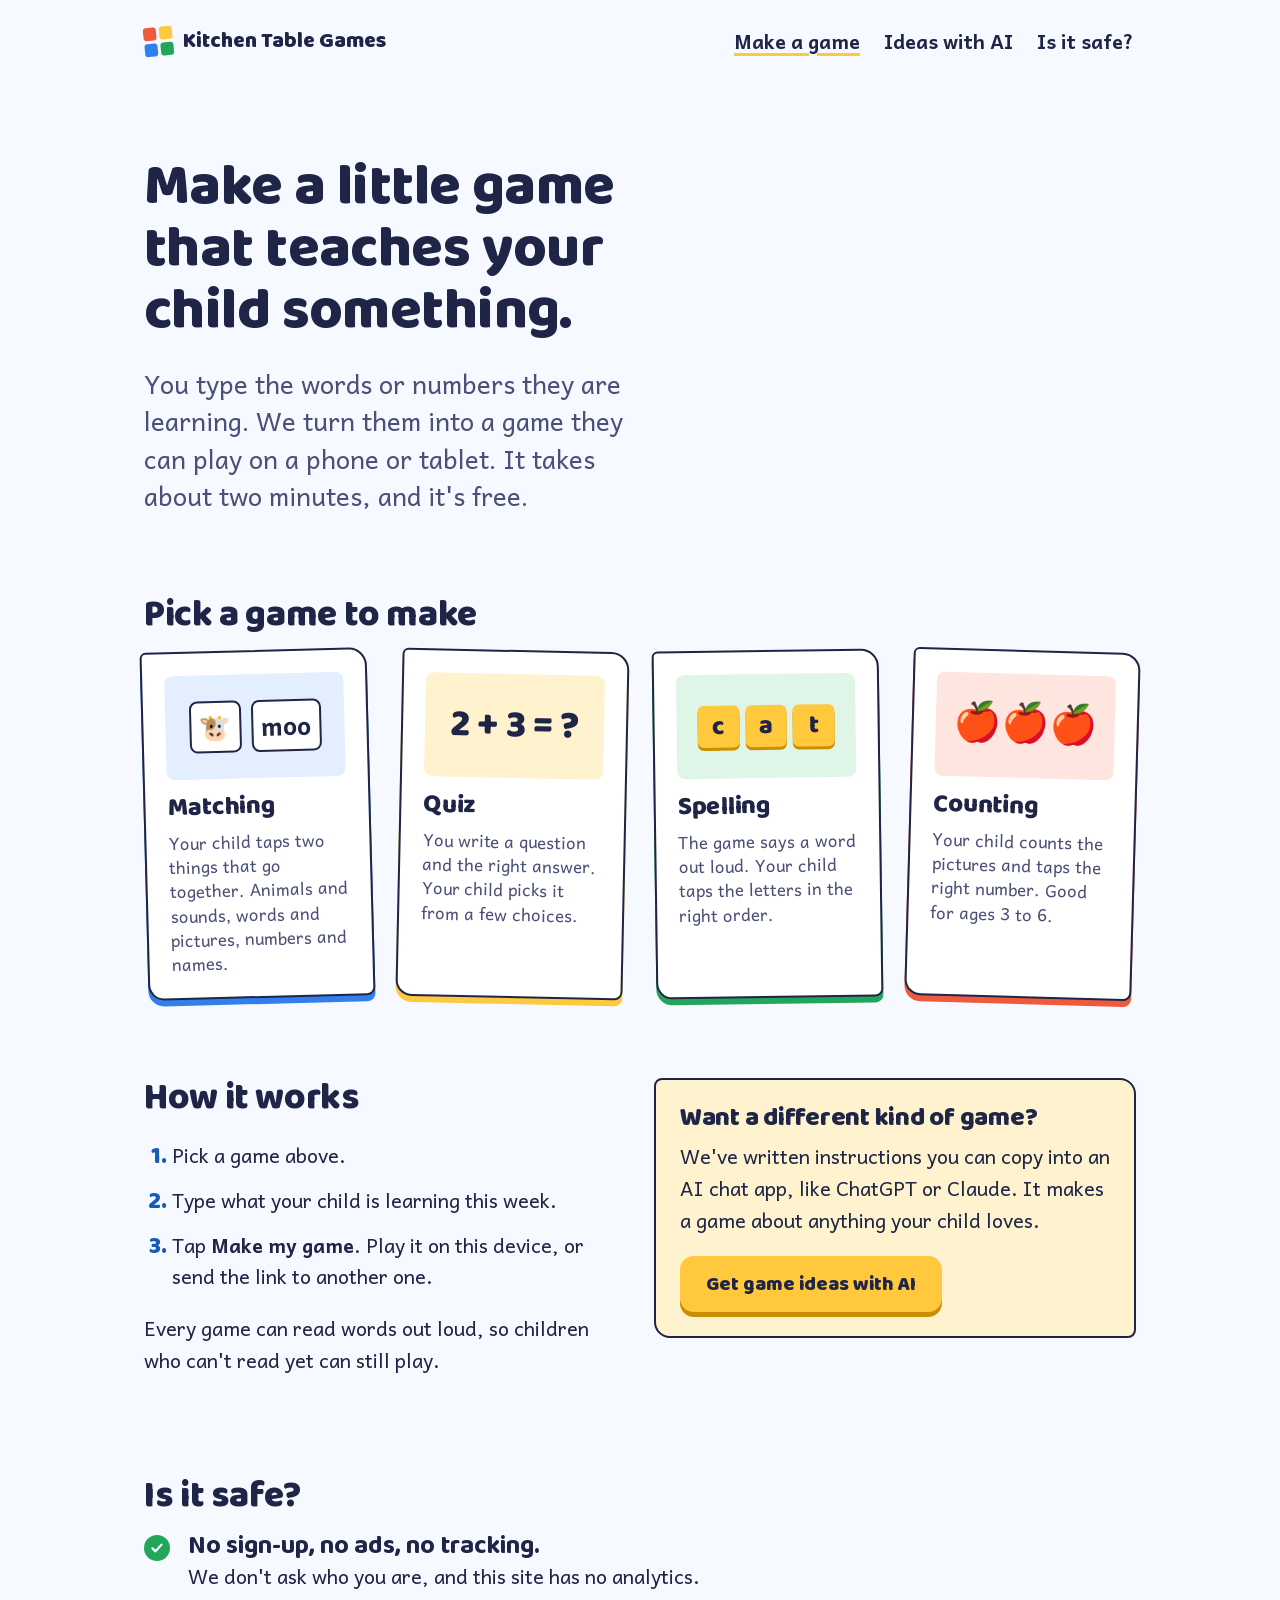
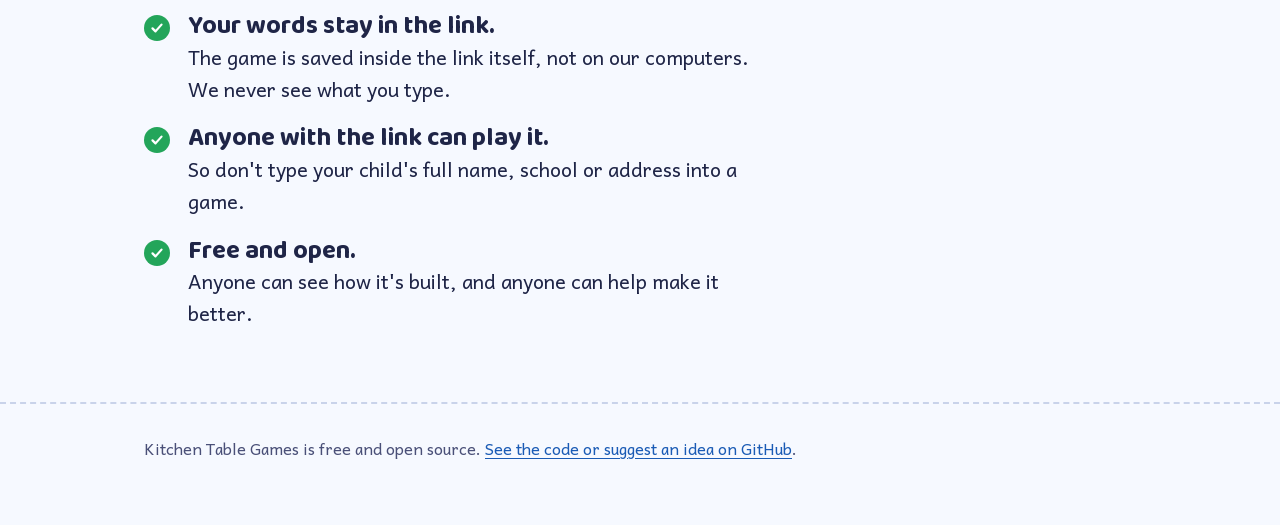
<file: index.html>
<!doctype html>
<html lang="en">
<head>
<meta charset="utf-8">
<meta name="viewport" content="width=device-width, initial-scale=1">
<title>Kitchen Table Games | Make a learning game for your child</title>
<meta name="description" content="Type the words or numbers your child is learning and get a little game you can play on any phone or tablet. Free, no sign-up.">
<meta http-equiv="Content-Security-Policy" content="default-src 'self'; img-src 'self' data:; style-src 'self'; script-src 'self'; font-src 'self'; connect-src 'none'; object-src 'none'; base-uri 'self'; form-action 'none'">
<meta name="referrer" content="no-referrer">
<link rel="icon" href="assets/icon.svg" type="image/svg+xml">
<link rel="preload" href="assets/fonts/baloo2-latin.woff2" as="font" type="font/woff2" crossorigin>
<link rel="stylesheet" href="assets/css/site.css">
</head>
<body>
<a class="skip" href="#main">Skip to the games</a>
<header class="top">
  <div class="wrap">
    <a class="brand" href="./"><span class="brand-mark" aria-hidden="true"><span></span><span></span><span></span><span></span></span>Kitchen Table Games</a>
    <nav aria-label="Main">
      <a href="./" aria-current="page">Make a game</a>
      <a href="prompts.html">Ideas with AI</a>
      <a href="#safe">Is it safe?</a>
    </nav>
  </div>
</header>

<main id="main">
  <section class="hero wrap">
    <h1>Make a little game that teaches your child something.</h1>
    <p class="lead">You type the words or numbers they are learning. We turn them into a game they can play on a phone or tablet. It takes about two minutes, and it's free.</p>
  </section>

  <section class="wrap" aria-labelledby="pick">
    <h2 id="pick">Pick a game to make</h2>
    <ul class="choices">
      <li>
        <a class="flash" href="make.html?type=match">
          <span class="flash-face" aria-hidden="true"><span class="face-pair"><span>🐮</span><span>moo</span></span></span>
          <h2>Matching</h2>
          <p>Your child taps two things that go together. Animals and sounds, words and pictures, numbers and names.</p>
        </a>
      </li>
      <li>
        <a class="flash" href="make.html?type=quiz">
          <span class="flash-face" aria-hidden="true">2 + 3 = ?</span>
          <h2>Quiz</h2>
          <p>You write a question and the right answer. Your child picks it from a few choices.</p>
        </a>
      </li>
      <li>
        <a class="flash" href="make.html?type=spell">
          <span class="flash-face" aria-hidden="true"><span class="face-tiles"><span>c</span><span>a</span><span>t</span></span></span>
          <h2>Spelling</h2>
          <p>The game says a word out loud. Your child taps the letters in the right order.</p>
        </a>
      </li>
      <li>
        <a class="flash" href="make.html?type=count">
          <span class="flash-face" aria-hidden="true">🍎🍎🍎</span>
          <h2>Counting</h2>
          <p>Your child counts the pictures and taps the right number. Good for ages 3 to 6.</p>
        </a>
      </li>
    </ul>
  </section>

  <section class="band wrap split" aria-labelledby="how">
    <div>
      <h2 id="how">How it works</h2>
      <ol class="steps">
        <li>Pick a game above.</li>
        <li>Type what your child is learning this week.</li>
        <li>Tap <strong>Make my game</strong>. Play it on this device, or send the link to another one.</li>
      </ol>
      <p>Every game can read words out loud, so children who can't read yet can still play.</p>
    </div>
    <div class="note-card">
      <h3>Want a different kind of game?</h3>
      <p>We've written instructions you can copy into an AI chat app, like ChatGPT or Claude. It makes a game about anything your child loves.</p>
      <a class="btn btn-sun" href="prompts.html">Get game ideas with AI</a>
    </div>
  </section>

  <section class="band wrap" id="safe" aria-labelledby="safe-h">
    <h2 id="safe-h">Is it safe?</h2>
    <ul class="facts">
      <li><strong>No sign-up, no ads, no tracking.</strong> We don't ask who you are, and this site has no analytics.</li>
      <li><strong>Your words stay in the link.</strong> The game is saved inside the link itself, not on our computers. We never see what you type.</li>
      <li><strong>Anyone with the link can play it.</strong> So don't type your child's full name, school or address into a game.</li>
      <li><strong>Free and open.</strong> Anyone can see how it's built, and anyone can help make it better.</li>
    </ul>
  </section>
</main>

<footer class="foot">
  <div class="wrap">
    <p>Kitchen Table Games is free and open source. <a href="https://github.com/shandraco/kitchen-table-games">See the code or suggest an idea on GitHub</a>.</p>
  </div>
</footer>
</body>
</html>
</file>
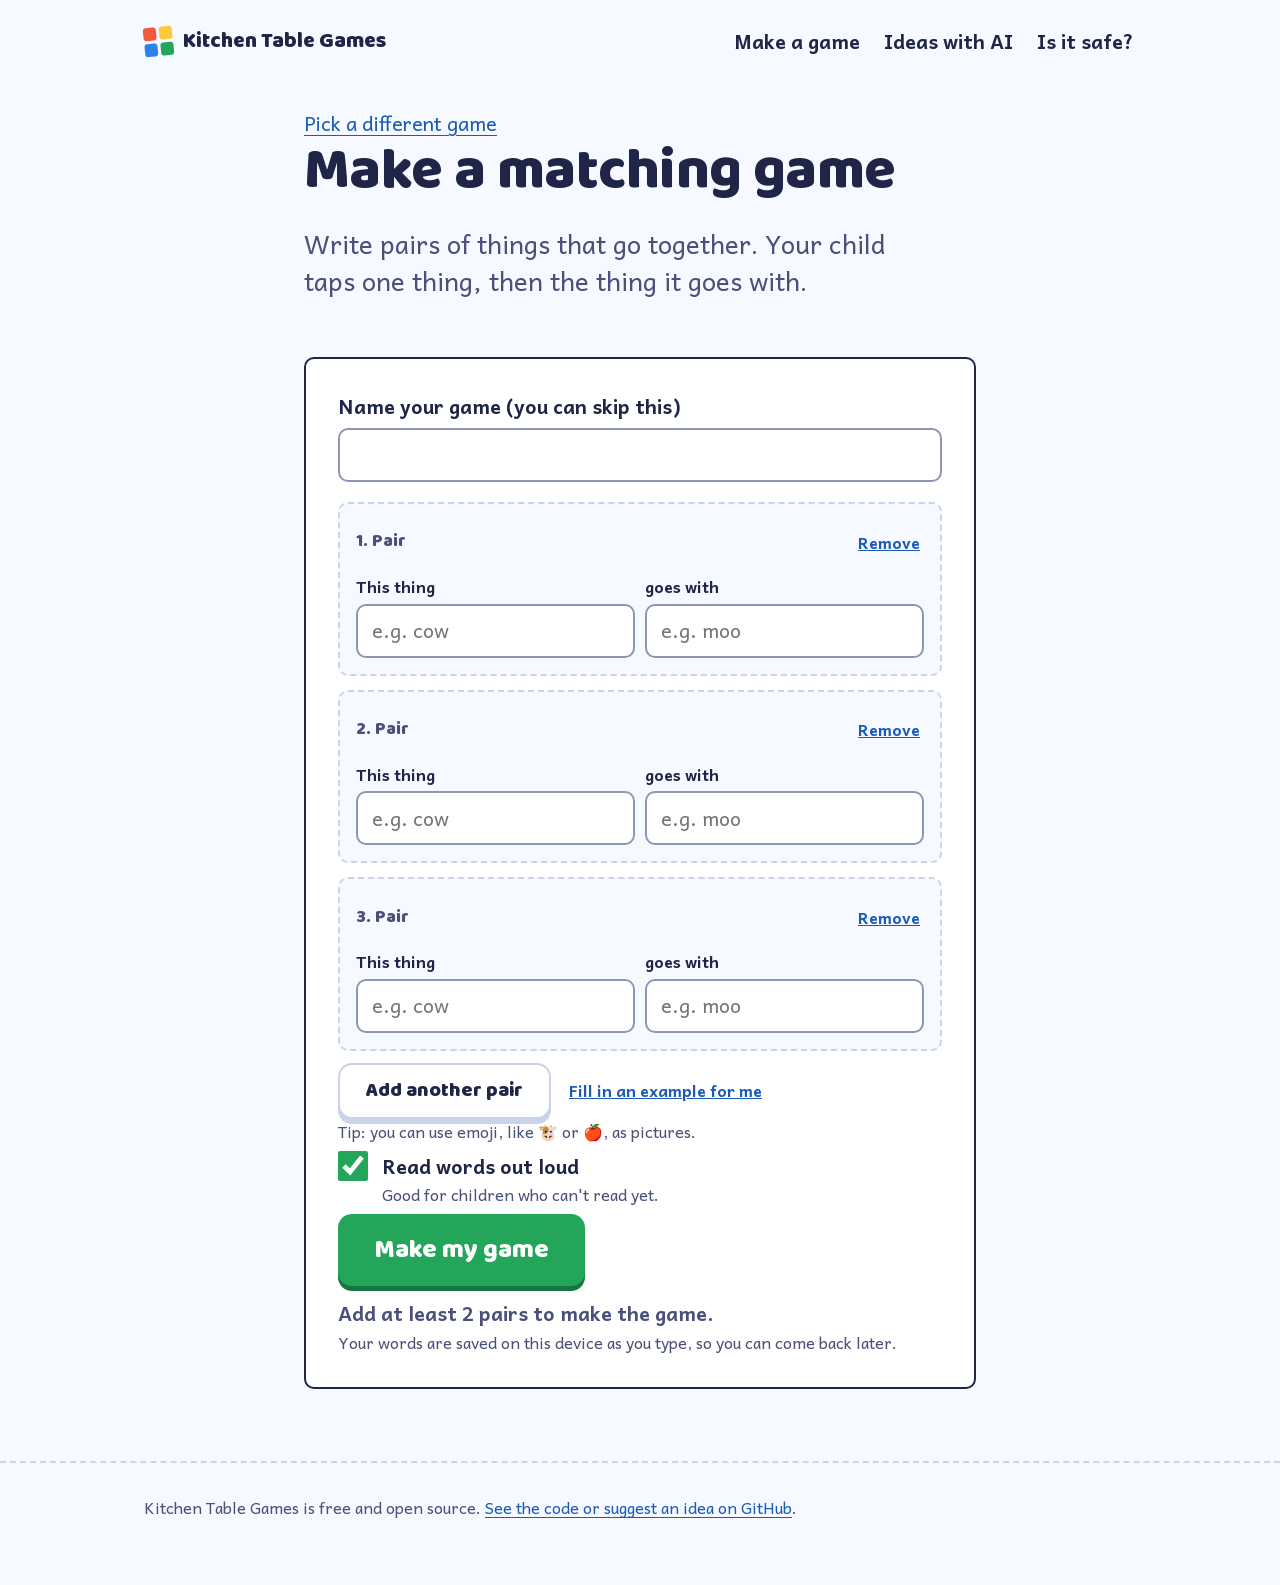
<file: make.html>
<!doctype html>
<html lang="en">
<head>
<meta charset="utf-8">
<meta name="viewport" content="width=device-width, initial-scale=1">
<title>Make a game | Kitchen Table Games</title>
<meta name="description" content="Type what your child is learning and get a game you can play right away.">
<meta http-equiv="Content-Security-Policy" content="default-src 'self'; img-src 'self' data:; style-src 'self'; script-src 'self'; font-src 'self'; connect-src 'none'; object-src 'none'; base-uri 'self'; form-action 'none'">
<meta name="referrer" content="no-referrer">
<link rel="icon" href="assets/icon.svg" type="image/svg+xml">
<link rel="stylesheet" href="assets/css/site.css">
</head>
<body>
<a class="skip" href="#main">Skip to the form</a>
<header class="top">
  <div class="wrap">
    <a class="brand" href="./"><span class="brand-mark" aria-hidden="true"><span></span><span></span><span></span><span></span></span>Kitchen Table Games</a>
    <nav aria-label="Main">
      <a href="./">Make a game</a>
      <a href="prompts.html">Ideas with AI</a>
      <a href="./#safe">Is it safe?</a>
    </nav>
  </div>
</header>

<main id="main" class="narrow">
  <div class="page-head">
    <a href="./">Pick a different game</a>
    <h1 id="make-title">Make a game</h1>
    <p id="make-intro"></p>
  </div>

  <form id="maker" class="panel" novalidate>
    <div class="field">
      <label for="game-name">Name your game (you can skip this)</label>
      <input type="text" id="game-name" maxlength="60" autocomplete="off">
    </div>

    <div id="type-fields"></div>

    <label class="check">
      <input type="checkbox" id="say" checked>
      <span>Read words out loud<small>Good for children who can't read yet.</small></span>
    </label>

    <div class="btn-row">
      <button type="submit" class="btn btn-go btn-big" id="make-btn">Make my game</button>
    </div>
    <p class="status" id="status" role="status" aria-live="polite"></p>
    <p class="hint" id="draft-note"></p>
  </form>

  <section class="ready" id="ready" hidden tabindex="-1" aria-labelledby="ready-h">
    <h2 id="ready-h">Your game is ready!</h2>
    <div class="btn-row">
      <a class="btn btn-go btn-big" id="play-link" href="play.html">Play it now</a>
      <button type="button" class="btn btn-plain" id="copy-btn">Copy the link</button>
    </div>
    <p class="hint" id="copy-msg" role="status" aria-live="polite"></p>
    <p>To play on another phone or tablet, send yourself this link by text or email:</p>
    <output class="share-link" id="share-link"></output>
    <p class="privacy-line">Anyone with this link can play the game and see its words. If you change the words, make the game again to get a new link.</p>
  </section>
</main>

<div class="toast" id="toast" hidden role="status" aria-live="polite"><span id="toast-text"></span><button type="button" id="toast-undo">Undo</button></div>

<footer class="foot">
  <div class="wrap">
    <p>Kitchen Table Games is free and open source. <a href="https://github.com/shandraco/kitchen-table-games">See the code or suggest an idea on GitHub</a>.</p>
  </div>
</footer>
<script src="assets/js/core.js"></script>
<script src="assets/js/make.js"></script>
</body>
</html>
</file>
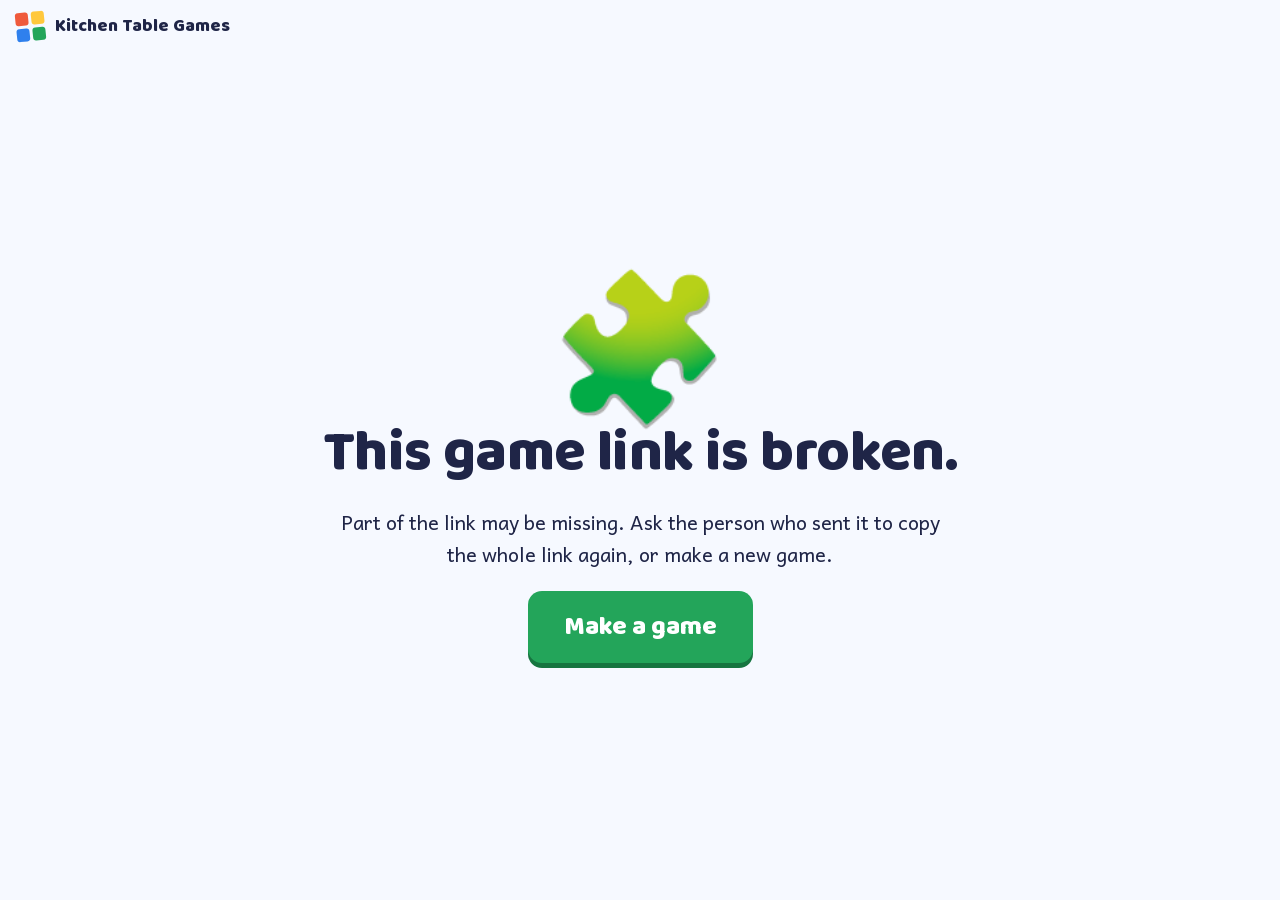
<file: play.html>
<!doctype html>
<html lang="en">
<head>
<meta charset="utf-8">
<meta name="viewport" content="width=device-width, initial-scale=1">
<title>Play | Kitchen Table Games</title>
<meta name="description" content="A little learning game made by a grown-up, just for you.">
<meta http-equiv="Content-Security-Policy" content="default-src 'self'; img-src 'self' data:; style-src 'self'; script-src 'self'; font-src 'self'; connect-src 'none'; object-src 'none'; base-uri 'self'; form-action 'none'">
<meta name="referrer" content="no-referrer">
<meta name="robots" content="noindex">
<link rel="icon" href="assets/icon.svg" type="image/svg+xml">
<link rel="stylesheet" href="assets/css/site.css">
</head>
<body class="play-body">
<header class="play-bar">
  <a class="brand" href="./"><span class="brand-mark" aria-hidden="true"><span></span><span></span><span></span><span></span></span>Kitchen Table Games</a>
  <button type="button" class="sound-btn" id="sound" aria-pressed="true" hidden><span aria-hidden="true">🔊</span><span id="sound-text">Sound on</span></button>
</header>
<main class="stage" id="stage">
  <div class="stage-inner" id="screen" aria-live="polite"></div>
</main>
<script src="assets/js/core.js"></script>
<script src="assets/js/play.js"></script>
</body>
</html>
</file>
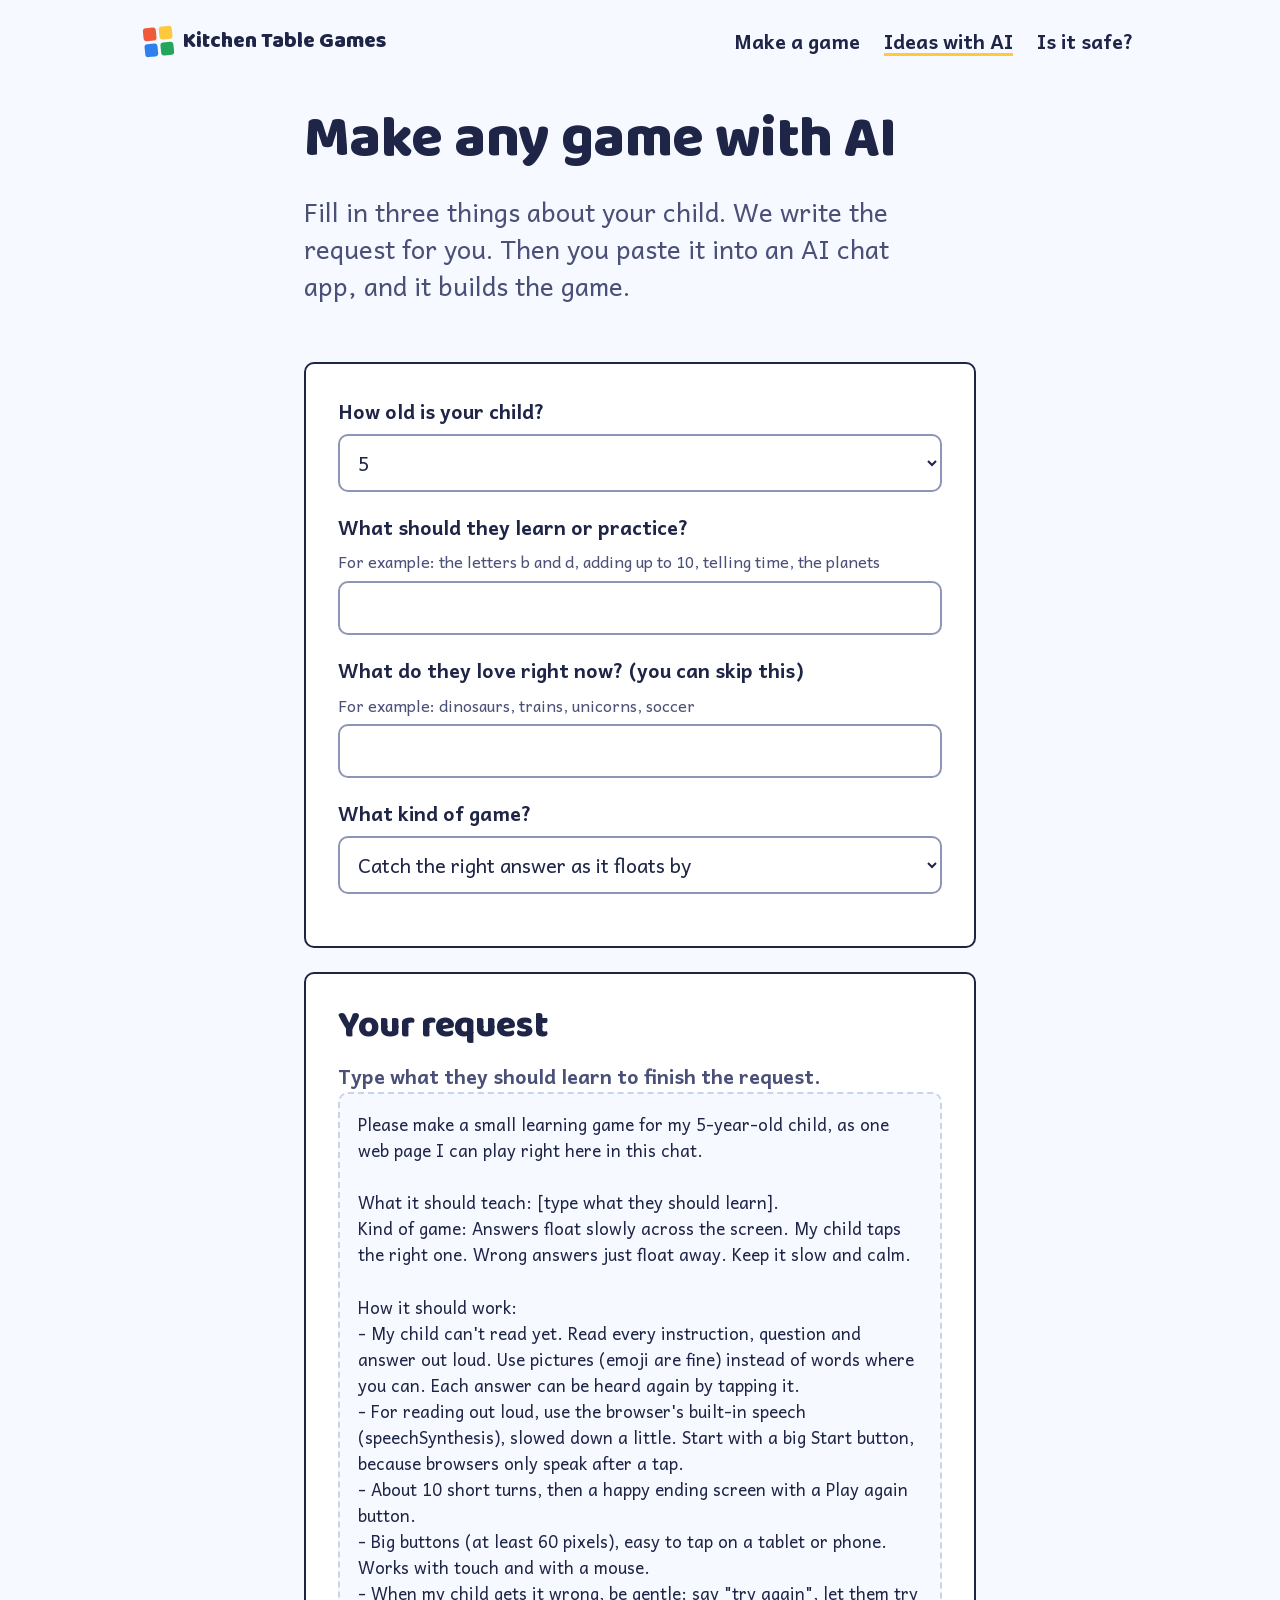
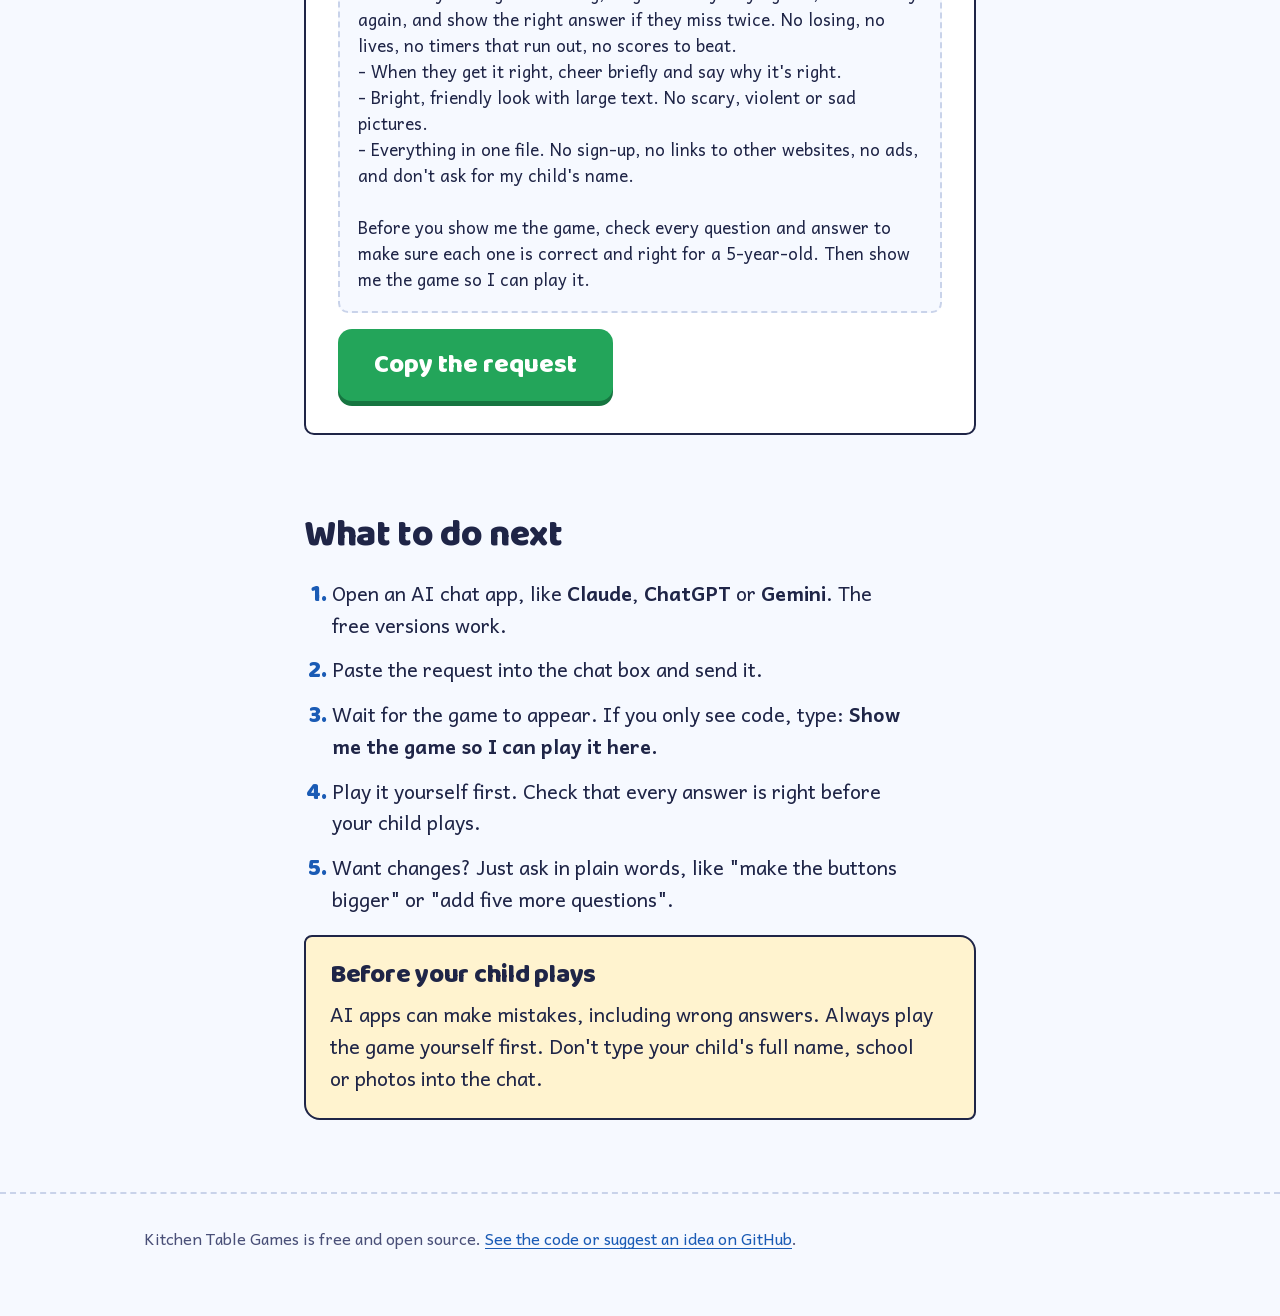
<file: prompts.html>
<!doctype html>
<html lang="en">
<head>
<meta charset="utf-8">
<meta name="viewport" content="width=device-width, initial-scale=1">
<title>Make any game with AI | Kitchen Table Games</title>
<meta name="description" content="Fill in three things about your child and copy a ready-made request into ChatGPT, Claude or Gemini. It makes a learning game about anything they love.">
<meta http-equiv="Content-Security-Policy" content="default-src 'self'; img-src 'self' data:; style-src 'self'; script-src 'self'; font-src 'self'; connect-src 'none'; object-src 'none'; base-uri 'self'; form-action 'none'">
<meta name="referrer" content="no-referrer">
<link rel="icon" href="assets/icon.svg" type="image/svg+xml">
<link rel="stylesheet" href="assets/css/site.css">
</head>
<body>
<a class="skip" href="#main">Skip to the form</a>
<header class="top">
  <div class="wrap">
    <a class="brand" href="./"><span class="brand-mark" aria-hidden="true"><span></span><span></span><span></span><span></span></span>Kitchen Table Games</a>
    <nav aria-label="Main">
      <a href="./">Make a game</a>
      <a href="prompts.html" aria-current="page">Ideas with AI</a>
      <a href="./#safe">Is it safe?</a>
    </nav>
  </div>
</header>

<main id="main" class="narrow">
  <div class="page-head">
    <h1>Make any game with AI</h1>
    <p>Fill in three things about your child. We write the request for you. Then you paste it into an AI chat app, and it builds the game.</p>
  </div>

  <form class="panel" id="prompt-form" novalidate>
    <div class="field">
      <label for="age">How old is your child?</label>
      <select id="age">
        <option value="3">3</option><option value="4">4</option><option value="5" selected>5</option>
        <option value="6">6</option><option value="7">7</option><option value="8">8</option>
        <option value="9">9</option><option value="10">10</option>
      </select>
    </div>
    <div class="field">
      <label for="learn">What should they learn or practice?</label>
      <p class="hint" id="learn-hint">For example: the letters b and d, adding up to 10, telling time, the planets</p>
      <input type="text" id="learn" maxlength="120" autocomplete="off" aria-describedby="learn-hint">
    </div>
    <div class="field">
      <label for="love">What do they love right now? (you can skip this)</label>
      <p class="hint" id="love-hint">For example: dinosaurs, trains, unicorns, soccer</p>
      <input type="text" id="love" maxlength="80" autocomplete="off" aria-describedby="love-hint">
    </div>
    <div class="field">
      <label for="kind">What kind of game?</label>
      <select id="kind">
        <option value="catch">Catch the right answer as it floats by</option>
        <option value="story">A short adventure where they solve puzzles to move on</option>
        <option value="sort">Sort things into the right groups</option>
        <option value="memory">Flip cards to find pairs</option>
        <option value="build">Answer questions to build something, a bit at a time</option>
        <option value="surprise">Surprise me</option>
      </select>
    </div>
  </form>

  <section class="panel" aria-labelledby="your-prompt">
    <h2 id="your-prompt">Your request</h2>
    <p id="prompt-status" class="status">Type what they should learn to finish the request.</p>
    <pre class="prompt-out" id="prompt-out" tabindex="0" aria-label="The request to copy"></pre>
    <div class="btn-row">
      <button type="button" class="btn btn-go btn-big" id="copy-prompt">Copy the request</button>
    </div>
    <p class="hint" id="copy-msg" role="status" aria-live="polite"></p>
  </section>

  <section class="band" aria-labelledby="next">
    <h2 id="next">What to do next</h2>
    <ol class="steps">
      <li>Open an AI chat app, like <strong>Claude</strong>, <strong>ChatGPT</strong> or <strong>Gemini</strong>. The free versions work.</li>
      <li>Paste the request into the chat box and send it.</li>
      <li>Wait for the game to appear. If you only see code, type: <strong>Show me the game so I can play it here.</strong></li>
      <li>Play it yourself first. Check that every answer is right before your child plays.</li>
      <li>Want changes? Just ask in plain words, like "make the buttons bigger" or "add five more questions".</li>
    </ol>
    <div class="note-card">
      <h3>Before your child plays</h3>
      <p>AI apps can make mistakes, including wrong answers. Always play the game yourself first. Don't type your child's full name, school or photos into the chat.</p>
    </div>
  </section>
</main>

<footer class="foot">
  <div class="wrap">
    <p>Kitchen Table Games is free and open source. <a href="https://github.com/shandraco/kitchen-table-games">See the code or suggest an idea on GitHub</a>.</p>
  </div>
</footer>
<script src="assets/js/core.js"></script>
<script src="assets/js/prompts.js"></script>
</body>
</html>
</file>
<file: assets/css/site.css>
@font-face { font-family: "Baloo 2"; src: url("../fonts/baloo2-latin.woff2") format("woff2"); font-weight: 400 800; font-display: swap; }
@font-face { font-family: "Andika"; src: url("../fonts/andika-400-latin.woff2") format("woff2"); font-weight: 400; font-display: swap; }
@font-face { font-family: "Andika"; src: url("../fonts/andika-700-latin.woff2") format("woff2"); font-weight: 700; font-display: swap; }

:root {
  --paper: #f6f9ff;
  --card: #ffffff;
  --ink: #1f2547;
  --ink-soft: #4a5078;
  --line: #c9d3ea;
  --sun: #ffc83d;
  --sun-deep: #c98f00;
  --sky: #2f80ed;
  --sky-deep: #1a5bb5;
  --grass: #23a55a;
  --grass-deep: #167540;
  --tomato: #ef5a3c;
  --tomato-deep: #b83a20;
  --sky-wash: #e3eeff;
  --grass-wash: #dff5e8;
  --sun-wash: #fff3cf;
  --tomato-wash: #ffe5df;

  --display: "Baloo 2", "Trebuchet MS", sans-serif;
  --body: "Andika", "Verdana", sans-serif;

  --step-0: clamp(1.125rem, 1.08rem + 0.2vw, 1.25rem);
  --step-1: clamp(1.35rem, 1.25rem + 0.5vw, 1.6rem);
  --step-2: clamp(1.7rem, 1.45rem + 1.1vw, 2.3rem);
  --step-3: clamp(2.2rem, 1.7rem + 2.4vw, 3.6rem);
  --step-game: clamp(2rem, 1.4rem + 3vw, 3.4rem);

  --gap: clamp(1rem, 0.7rem + 1.4vw, 1.75rem);
  --radius: 14px;
  --measure: 38rem;
}

*, *::before, *::after { box-sizing: border-box; }
html { -webkit-text-size-adjust: 100%; }
body {
  margin: 0;
  background: var(--paper);
  color: var(--ink);
  font: 400 var(--step-0)/1.6 var(--body);
}
img, svg { max-width: 100%; height: auto; }
a { color: var(--sky-deep); text-underline-offset: 0.18em; }
a:hover { color: var(--ink); }
:focus-visible { outline: 4px solid var(--sky); outline-offset: 3px; border-radius: 6px; }
[hidden] { display: none !important; }

h1, h2, h3 { font-family: var(--display); font-weight: 800; line-height: 1.08; margin: 0 0 0.4em; letter-spacing: -0.01em; }
h1 { font-size: var(--step-3); }
h2 { font-size: var(--step-2); }
h3 { font-size: var(--step-1); }
p { margin: 0 0 1em; max-width: var(--measure); }

.wrap { width: min(100% - 32px, 62rem); margin-inline: auto; }
.narrow { width: min(100% - 32px, 42rem); margin-inline: auto; }

.skip { position: absolute; left: -999px; top: 8px; background: var(--card); padding: 12px 16px; z-index: 9; }
.skip:focus { left: 16px; }

/* Header and footer */
.top { padding: 18px 0; }
.top .wrap { display: flex; align-items: center; justify-content: space-between; gap: 16px; flex-wrap: wrap; }
.brand { display: inline-flex; align-items: center; gap: 10px; font: 800 1.35rem/1 var(--display); color: var(--ink); text-decoration: none; }
.brand-mark { display: inline-grid; grid-template-columns: repeat(2, 13px); gap: 3px; transform: rotate(-6deg); }
.brand-mark span { width: 13px; height: 13px; border-radius: 3px; }
.brand-mark span:nth-child(1) { background: var(--tomato); }
.brand-mark span:nth-child(2) { background: var(--sun); }
.brand-mark span:nth-child(3) { background: var(--sky); }
.brand-mark span:nth-child(4) { background: var(--grass); }
.top nav { display: flex; gap: 6px 20px; flex-wrap: wrap; }
.top nav a { font-weight: 700; color: var(--ink); text-decoration: none; padding: 8px 2px; }
.top nav a:hover, .top nav a[aria-current="page"] { text-decoration: underline; text-decoration-thickness: 3px; text-decoration-color: var(--sun); }

.foot { margin-top: 72px; padding: 32px 0 48px; border-top: 2px dashed var(--line); color: var(--ink-soft); font-size: 1rem; }
.foot p { max-width: none; }

/* Toy-key buttons: a solid lip underneath that presses in */
.btn {
  --face: var(--sky); --lip: var(--sky-deep); --text: #fff;
  display: inline-flex; align-items: center; justify-content: center; gap: 10px;
  min-height: 56px; padding: 10px 26px;
  font: 800 var(--step-0)/1.1 var(--display);
  color: var(--text); background: var(--face);
  border: 0; border-radius: var(--radius);
  box-shadow: 0 5px 0 var(--lip);
  text-decoration: none; cursor: pointer;
  transition: transform 80ms ease, box-shadow 80ms ease;
}
.btn:hover { color: var(--text); filter: brightness(1.05); }
.btn:active { transform: translateY(4px); box-shadow: 0 1px 0 var(--lip); }
.btn[disabled] { --face: #d9deea; --lip: #b4bbcd; --text: #5b6283; cursor: not-allowed; filter: none; transform: none; }
.btn-go { --face: var(--grass); --lip: var(--grass-deep); }
.btn-sun { --face: var(--sun); --lip: var(--sun-deep); --text: var(--ink); }
.btn-plain { --face: var(--card); --lip: var(--line); --text: var(--ink); border: 2px solid var(--line); }
.btn-big { min-height: 72px; padding: 14px 36px; font-size: var(--step-1); }
.btn-row { display: flex; gap: 14px; flex-wrap: wrap; align-items: center; }

.link-btn { background: none; border: 0; padding: 8px 4px; font: 700 1rem/1.2 var(--body); color: var(--sky-deep); text-decoration: underline; cursor: pointer; min-height: 44px; }
.link-btn:hover { color: var(--ink); }

/* Home */
.hero { padding: clamp(24px, 6vw, 72px) 0 clamp(24px, 5vw, 56px); }
.hero h1 { max-width: 15ch; }
.hero .lead { font-size: var(--step-1); line-height: 1.45; color: var(--ink-soft); max-width: 30rem; }

.choices { list-style: none; margin: 0; padding: 0; display: grid; grid-template-columns: repeat(auto-fit, minmax(min(100%, 13.5rem), 1fr)); gap: var(--gap); }
.flash {
  --tint: var(--sky-wash); --tilt: -1.5deg; --edge: var(--sky);
  position: relative; display: flex; flex-direction: column; gap: 10px; height: 100%;
  padding: 22px 22px 20px; min-height: 15rem;
  background: var(--card); color: var(--ink); text-decoration: none;
  border: 2px solid var(--ink); border-radius: 6px 18px 8px 16px;
  box-shadow: 0 6px 0 var(--edge);
  transform: rotate(var(--tilt));
  transition: transform 140ms ease, box-shadow 140ms ease;
}
.flash:hover, .flash:focus-visible { transform: rotate(0deg) translateY(-4px); box-shadow: 0 10px 0 var(--edge); color: var(--ink); }
.flash:active { transform: translateY(2px); box-shadow: 0 2px 0 var(--edge); }
.flash-face { display: grid; place-items: center; min-height: 6.5rem; border-radius: 8px; background: var(--tint); font: 800 2.4rem/1 var(--display); gap: 6px; }
.flash h2 { font-size: var(--step-1); margin: 4px 0 0; }
.flash p { margin: 0; color: var(--ink-soft); font-size: 1.05rem; line-height: 1.45; }
.choices li:nth-child(2) .flash { --tint: var(--sun-wash); --tilt: 1.2deg; --edge: var(--sun); }
.choices li:nth-child(3) .flash { --tint: var(--grass-wash); --tilt: -0.8deg; --edge: var(--grass); }
.choices li:nth-child(4) .flash { --tint: var(--tomato-wash); --tilt: 1.6deg; --edge: var(--tomato); }
.face-pair { display: flex; gap: 10px; align-items: center; }
.face-pair span { display: grid; place-items: center; min-width: 3.2rem; height: 3.2rem; padding: 0 8px; font-family: var(--body); background: var(--card); border: 2px solid var(--ink); border-radius: 8px; font-size: 1.6rem; }
.face-tiles { display: flex; gap: 6px; }
.face-tiles span { display: grid; place-items: center; width: 2.6rem; height: 2.6rem; background: var(--sun); border-radius: 6px; box-shadow: 0 3px 0 var(--sun-deep); font-size: 1.6rem; }

.band { padding: clamp(40px, 7vw, 80px) 0 0; }
.split { display: grid; gap: var(--gap); grid-template-columns: repeat(auto-fit, minmax(min(100%, 18rem), 1fr)); align-items: start; }
.facts { list-style: none; margin: 0; padding: 0; display: grid; gap: 18px; }
.facts li { padding-left: 44px; position: relative; max-width: var(--measure); }
.facts li::before { content: ""; position: absolute; left: 0; top: 0.2em; width: 26px; height: 26px; border-radius: 50%; background: var(--grass) url("data:image/svg+xml,%3Csvg xmlns='http://www.w3.org/2000/svg' viewBox='0 0 24 24'%3E%3Cpath d='M6 12.5l4 4 8-9' fill='none' stroke='white' stroke-width='3' stroke-linecap='round' stroke-linejoin='round'/%3E%3C/svg%3E") center/18px no-repeat; }
.facts strong { display: block; font-family: var(--display); font-size: var(--step-1); line-height: 1.2; }

.note-card { background: var(--sun-wash); border: 2px solid var(--ink); border-radius: 8px 16px 8px 16px; padding: 24px; }
.note-card p:last-child { margin-bottom: 0; }

/* Forms */
.page-head { padding: 24px 0 8px; }
.page-head p { color: var(--ink-soft); font-size: var(--step-1); line-height: 1.45; }
.panel { background: var(--card); border: 2px solid var(--ink); border-radius: 10px; padding: clamp(18px, 4vw, 32px); margin-top: 24px; }
.field { display: grid; gap: 6px; margin-bottom: 20px; }
.field > label, .field-label { font-weight: 700; }
.hint { color: var(--ink-soft); font-size: 1rem; margin: 0; }
input[type="text"], input[type="number"], select, textarea {
  width: 100%; min-height: 54px; padding: 10px 14px;
  font: 400 var(--step-0)/1.3 var(--body); color: var(--ink);
  background: #fff; border: 2px solid #8d96b8; border-radius: 10px;
}
textarea { min-height: 7rem; resize: vertical; }
input:focus, select:focus, textarea:focus { border-color: var(--sky); outline: 3px solid var(--sky-wash); outline-offset: 0; }
input[aria-invalid="true"] { border-color: var(--tomato); background: var(--tomato-wash); }

.rows { list-style: none; margin: 0 0 12px; padding: 0; display: grid; gap: 14px; counter-reset: row; }
.row { display: grid; gap: 10px; padding: 16px; border: 2px dashed var(--line); border-radius: 10px; background: var(--paper); counter-increment: row; }
.row-head { display: flex; justify-content: space-between; align-items: center; gap: 10px; }
.row-head span { font: 800 1.1rem/1 var(--display); color: var(--ink-soft); }
.row-head span::before { content: counter(row) ". "; }
.row-fields { display: grid; gap: 10px; grid-template-columns: repeat(auto-fit, minmax(min(100%, 11rem), 1fr)); }
.row-fields label { font-size: 1rem; font-weight: 700; display: grid; gap: 4px; }

.check { display: flex; gap: 14px; align-items: flex-start; font-weight: 700; cursor: pointer; padding: 6px 0; }
.check input { width: 30px; height: 30px; margin: 0; flex: none; accent-color: var(--grass); }
.check small { display: block; font-weight: 400; color: var(--ink-soft); font-size: 1rem; }

.things { display: flex; flex-wrap: wrap; gap: 10px; border: 0; padding: 0; margin: 0; }
.things legend { font-weight: 700; margin-bottom: 8px; padding: 0; }
.things label { position: relative; }
.things input { position: absolute; opacity: 0; width: 1px; height: 1px; }
.things span { display: grid; place-items: center; width: 60px; height: 60px; font-size: 2rem; border: 2px solid var(--line); border-radius: 10px; background: #fff; cursor: pointer; }
.things input:checked + span { border-color: var(--ink); background: var(--sun-wash); box-shadow: 0 4px 0 var(--sun); }
.things input:focus-visible + span { outline: 4px solid var(--sky); outline-offset: 3px; }

.stepper { display: inline-flex; align-items: center; gap: 8px; }
.stepper button { width: 54px; height: 54px; font: 800 1.6rem/1 var(--display); border: 2px solid var(--ink); background: #fff; border-radius: 10px; cursor: pointer; color: var(--ink); }
.stepper output { min-width: 3ch; text-align: center; font: 800 var(--step-1)/1 var(--display); }

.status { font-weight: 700; color: var(--ink-soft); margin: 12px 0 0; }
.status.ok { color: var(--grass-deep); }

.ready { margin-top: 24px; background: var(--grass-wash); border: 2px solid var(--grass-deep); border-radius: 10px; padding: clamp(18px, 4vw, 32px); }
.ready h2 { color: var(--grass-deep); }
.share-link { display: block; width: 100%; padding: 12px; margin: 14px 0; font: 400 0.95rem/1.4 var(--body); background: #fff; border: 2px solid var(--line); border-radius: 8px; overflow-wrap: anywhere; color: var(--ink-soft); }
.privacy-line { font-size: 1rem; color: var(--ink-soft); margin-top: 16px; }

/* Toast with undo */
.toast { position: fixed; left: 50%; bottom: 20px; transform: translateX(-50%); z-index: 20; display: flex; gap: 14px; align-items: center; padding: 12px 14px 12px 20px; background: var(--ink); color: #fff; border-radius: 12px; font-weight: 700; max-width: calc(100% - 32px); box-shadow: 0 6px 0 rgba(31, 37, 71, 0.25); }
.toast button { background: var(--sun); color: var(--ink); border: 0; border-radius: 8px; min-height: 44px; padding: 6px 16px; font: 800 1rem/1 var(--display); cursor: pointer; }

/* Prompt kit */
.prompt-out { white-space: pre-wrap; font: 400 1.05rem/1.55 var(--body); background: var(--paper); border: 2px dashed var(--line); border-radius: 10px; padding: 18px; margin: 0 0 16px; max-width: none; }
.steps { padding-left: 1.4em; display: grid; gap: 10px; max-width: var(--measure); }
.steps li::marker { font: 800 1.2em var(--display); color: var(--sky-deep); }

/* Player */
.play-body { min-height: 100vh; min-height: 100dvh; display: flex; flex-direction: column; }
.play-bar { display: flex; justify-content: space-between; align-items: center; gap: 12px; padding: 12px 16px; flex-wrap: wrap; }
.play-bar .brand { font-size: 1.1rem; }
.sound-btn { display: inline-flex; gap: 8px; align-items: center; min-height: 48px; padding: 6px 14px; border: 2px solid var(--ink); border-radius: 10px; background: #fff; font: 700 1rem/1 var(--body); color: var(--ink); cursor: pointer; }
.sound-btn[aria-pressed="false"] { opacity: 0.7; }
.stage { flex: 1; display: grid; place-items: center; padding: 16px 16px 40px; }
.stage-inner { width: min(100%, 46rem); text-align: center; }
.stage h1 { font-size: var(--step-3); }
.stage p { margin-inline: auto; }
.stage .btn-row { justify-content: center; }
.progress { display: flex; gap: 8px; justify-content: center; margin-bottom: 24px; flex-wrap: wrap; }
.progress span { width: 16px; height: 16px; border-radius: 50%; background: var(--line); }
.progress span.done { background: var(--grass); }
.progress span.now { background: var(--sun); box-shadow: 0 0 0 3px var(--ink); }

.say-btn { display: inline-flex; align-items: center; justify-content: center; width: 56px; height: 56px; border-radius: 50%; border: 2px solid var(--ink); background: var(--sun); cursor: pointer; font-size: 1.5rem; vertical-align: middle; }
.prompt-card { display: inline-flex; align-items: center; gap: 16px; justify-content: center; flex-wrap: wrap; background: #fff; border: 3px solid var(--ink); border-radius: 10px 22px 10px 22px; padding: 22px 28px; margin-bottom: 28px; box-shadow: 0 7px 0 var(--sky); max-width: 100%; }
.prompt-card .big { font: 700 var(--step-game)/1.15 var(--body); overflow-wrap: anywhere; }
.prompt-card .pic { font-size: calc(var(--step-game) * 1.4); line-height: 1; }

.answers { display: grid; gap: 16px; grid-template-columns: repeat(auto-fit, minmax(min(100%, 14rem), 1fr)); }
.answer {
  --face: #fff; --lip: var(--ink);
  min-height: 84px; padding: 14px 18px; font: 700 var(--step-1)/1.2 var(--body); color: var(--ink);
  background: var(--face); border: 3px solid var(--ink); border-radius: 14px; box-shadow: 0 6px 0 var(--lip);
  cursor: pointer; overflow-wrap: anywhere; transition: transform 80ms ease, box-shadow 80ms ease;
}
.answers.nums { grid-template-columns: repeat(3, 1fr); }
.answers.nums .answer { font: 700 var(--step-game)/1 var(--body); }
.answer.emo { font-size: calc(var(--step-game) * 1.1); line-height: 1; }
.answer:active { transform: translateY(4px); box-shadow: 0 2px 0 var(--lip); }
.answer.picked { --face: var(--sun-wash); --lip: var(--sun-deep); }
.answer.right { --face: var(--grass-wash); --lip: var(--grass); border-color: var(--grass-deep); }
.answer.nope { --face: #eef0f5; --lip: #c2c7d6; color: #6a7090; border-color: #a9afc4; cursor: default; text-decoration: line-through; }
.answer.matched { --face: var(--grass-wash); --lip: var(--grass); border-color: var(--grass-deep); cursor: default; }

.board { display: grid; grid-template-columns: 1fr 1fr; gap: clamp(12px, 3vw, 28px); }
.board .col { display: grid; gap: 14px; align-content: start; }

.feedback { min-height: 2.2em; margin: 22px auto 0; font: 800 var(--step-1)/1.3 var(--display); max-width: none; }
.feedback.good { color: var(--grass-deep); }
.feedback.try { color: var(--tomato-deep); }

.slots { display: flex; gap: 14px 34px; justify-content: center; flex-wrap: wrap; margin-bottom: 26px; }
.slot-word { display: flex; gap: 8px; }
.slot { display: grid; place-items: center; width: clamp(36px, 10vw, 68px); height: clamp(56px, 14vw, 84px); border-bottom: 5px solid var(--ink); font: 700 var(--step-game)/1 var(--body); }
.tiles { display: flex; gap: 12px; justify-content: center; flex-wrap: wrap; }
.tile { width: clamp(60px, 14vw, 80px); height: clamp(60px, 14vw, 80px); font: 700 var(--step-game)/1 var(--body); background: var(--sun); color: var(--ink); border: 0; border-radius: 12px; box-shadow: 0 6px 0 var(--sun-deep); cursor: pointer; }
.tile:active { transform: translateY(4px); box-shadow: 0 2px 0 var(--sun-deep); }
.tile.used { visibility: hidden; }

.counters { display: flex; flex-wrap: wrap; justify-content: center; gap: 10px; max-width: 34rem; margin: 0 auto 28px; font-size: clamp(2.4rem, 1.6rem + 4vw, 4rem); line-height: 1; }
.counters span { display: inline-block; }

.wiggle { animation: wiggle 360ms ease; }
@keyframes wiggle { 20% { transform: translateX(-8px) rotate(-2deg); } 50% { transform: translateX(7px) rotate(2deg); } 80% { transform: translateX(-4px); } }
.pop { animation: pop 420ms ease; }
@keyframes pop { 40% { transform: scale(1.12); } }

.cheer { font-size: clamp(5rem, 3rem + 10vw, 9rem); line-height: 1; margin-bottom: 12px; display: inline-block; animation: cheer 900ms ease both; }
@keyframes cheer { 0% { transform: scale(0.3) rotate(-30deg); opacity: 0; } 60% { transform: scale(1.15) rotate(8deg); opacity: 1; } 100% { transform: scale(1) rotate(0); } }

@media (prefers-reduced-motion: reduce) {
  *, *::before, *::after { animation: none !important; transition: none !important; }
  .flash { transform: none; }
}
@media (max-width: 30rem) {
  .btn-row .btn { width: 100%; }
  .board { gap: 10px; }
  .board .answer { font-size: 1.15rem; min-height: 72px; padding: 10px; }
}
</file>
